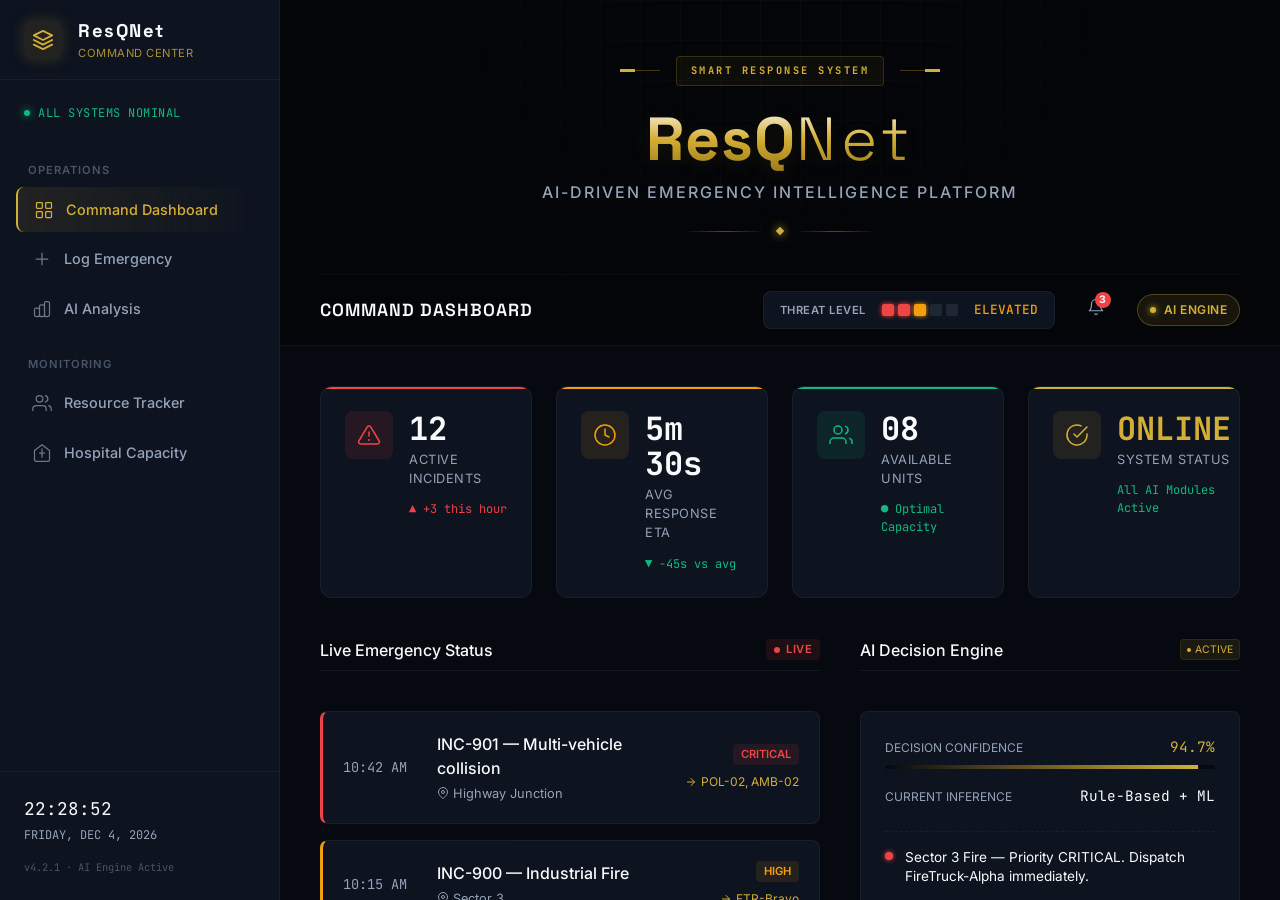
<file: Problem_1_ResQNet/index.html>
<!DOCTYPE html>
<html lang="en">
<head>
    <meta charset="UTF-8">
    <meta name="viewport" content="width=device-width, initial-scale=1.0">
    <title>NEXUS ECC — Smart City Emergency Command Center</title>
    <meta name="description" content="AI-powered real-time emergency command and control center for smart city operations. Monitor threats, manage resources, and coordinate response with precision.">
    <link href="https://fonts.googleapis.com/css2?family=Space+Grotesk:wght@300;400;500;600;700&family=Inter:wght@300;400;500;600;700;800&family=JetBrains+Mono:wght@400;500&display=swap" rel="stylesheet">
    <link rel="stylesheet" href="styles.css">
</head>
<body>

<div class="app-shell">

    <!-- ═══════════════════════ SIDEBAR ═══════════════════════ -->
    <aside class="sidebar" id="sidebar">
        <div class="sidebar-brand">
            <div class="brand-icon">
                <svg width="22" height="22" viewBox="0 0 24 24" fill="none">
                    <path d="M12 2L2 7l10 5 10-5-10-5z" stroke="#D4AF37" stroke-width="2" stroke-linejoin="round"/>
                    <path d="M2 17l10 5 10-5" stroke="#D4AF37" stroke-width="2" stroke-linecap="round" stroke-linejoin="round"/>
                    <path d="M2 12l10 5 10-5" stroke="#D4AF37" stroke-width="2" stroke-linecap="round" stroke-linejoin="round"/>
                </svg>
            </div>
            <div class="brand-text">
                <span class="brand-name">ResQNet</span>
                <span class="brand-sub">Command Center</span>
            </div>
        </div>

        <div class="system-pulse">
            <span class="pulse-dot"></span>
            <span class="pulse-label">ALL SYSTEMS NOMINAL</span>
        </div>

        <nav class="sidebar-nav">
            <div class="nav-section-label">OPERATIONS</div>
            <a href="#" class="nav-link active" data-tab="tab-dashboard" id="nav-dashboard">
                <svg class="nav-icon" viewBox="0 0 24 24" fill="none"><rect x="3" y="3" width="7" height="7" rx="1" stroke="currentColor" stroke-width="1.5"/><rect x="14" y="3" width="7" height="7" rx="1" stroke="currentColor" stroke-width="1.5"/><rect x="3" y="14" width="7" height="7" rx="1" stroke="currentColor" stroke-width="1.5"/><rect x="14" y="14" width="7" height="7" rx="1" stroke="currentColor" stroke-width="1.5"/></svg>
                Command Dashboard
            </a>
            <a href="#" class="nav-link" data-tab="tab-input" id="nav-input">
                <svg class="nav-icon" viewBox="0 0 24 24" fill="none"><path d="M12 5v14M5 12h14" stroke="currentColor" stroke-width="1.5" stroke-linecap="round"/></svg>
                Log Emergency
            </a>
            <a href="#" class="nav-link" data-tab="tab-results" id="nav-results">
                <svg class="nav-icon" viewBox="0 0 24 24" fill="none"><path d="M9 19v-6a2 2 0 00-2-2H5a2 2 0 00-2 2v6a2 2 0 002 2h2a2 2 0 002-2zm0 0V9a2 2 0 012-2h2a2 2 0 012 2v10m-6 0a2 2 0 002 2h2a2 2 0 002-2m0 0V5a2 2 0 012-2h2a2 2 0 012 2v14a2 2 0 01-2 2h-2a2 2 0 01-2-2z" stroke="currentColor" stroke-width="1.5" stroke-linecap="round"/></svg>
                AI Analysis
            </a>

            <div class="nav-section-label" style="margin-top:1.5rem;">MONITORING</div>
            <a href="#" class="nav-link" data-tab="tab-resources" id="nav-resources">
                <svg class="nav-icon" viewBox="0 0 24 24" fill="none"><path d="M17 21v-2a4 4 0 00-4-4H5a4 4 0 00-4 4v2" stroke="currentColor" stroke-width="1.5" stroke-linecap="round"/><circle cx="9" cy="7" r="4" stroke="currentColor" stroke-width="1.5"/><path d="M23 21v-2a4 4 0 00-3-3.87M16 3.13a4 4 0 010 7.75" stroke="currentColor" stroke-width="1.5" stroke-linecap="round"/></svg>
                Resource Tracker
            </a>
            <a href="#" class="nav-link" data-tab="tab-hospitals" id="nav-hospitals">
                <svg class="nav-icon" viewBox="0 0 24 24" fill="none"><path d="M3 9l9-7 9 7v11a2 2 0 01-2 2H5a2 2 0 01-2-2z" stroke="currentColor" stroke-width="1.5" stroke-linecap="round" stroke-linejoin="round"/><path d="M12 7v10M9 12h6" stroke="currentColor" stroke-width="1.5" stroke-linecap="round"/></svg>
                Hospital Capacity
            </a>
        </nav>

        <div class="sidebar-footer">
            <div class="footer-info">
                <div class="footer-clock" id="sidebar-clock">--:--:--</div>
                <div class="footer-date" id="sidebar-date">Loading...</div>
            </div>
            <div class="footer-version">v4.2.1 · AI Engine Active</div>
        </div>
    </aside>

    <!-- ═══════════════════════ MAIN AREA ═══════════════════════ -->
    <div class="main-wrapper">

        <!-- Top Hero Section -->
        <header class="hero-section">
            <div class="hero-bg-grid"></div>
            
            <div class="hero-content">
                <div class="hero-badge">
                    <span class="pulse-line"></span>
                    <span class="badge-text">SMART RESPONSE SYSTEM</span>
                    <span class="pulse-line"></span>
                </div>
                
                <h1 class="hero-title">
                    <span class="title-bold">ResQ</span><span class="title-thin">Net</span>
                </h1>
                
                <p class="hero-subtitle">AI-Driven Emergency Intelligence Platform</p>
                
                <div class="hero-separators">
                    <div class="sep-line"></div>
                    <div class="sep-diamond"></div>
                    <div class="sep-line"></div>
                </div>
            </div>

            <!-- Context / Status Bar -->
            <div class="hero-status-bar">
                <div class="topbar-left">
                    <h2 class="topbar-title" id="page-title">Command Dashboard</h2>
                </div>
                <div class="topbar-right">
                    <div class="threat-indicator" id="threat-level-bar">
                        <span class="threat-label">THREAT LEVEL</span>
                        <div class="threat-blocks">
                            <span class="tb active-red"></span>
                            <span class="tb active-red"></span>
                            <span class="tb active-amber"></span>
                            <span class="tb"></span>
                            <span class="tb"></span>
                        </div>
                        <span class="threat-status" id="threat-status-text">ELEVATED</span>
                    </div>
                    <div class="alert-bell" id="alert-bell-btn" title="Smart Alerts">
                        <svg width="18" height="18" viewBox="0 0 24 24" fill="none"><path d="M18 8A6 6 0 006 8c0 7-3 9-3 9h18s-3-2-3-9" stroke="currentColor" stroke-width="1.5" stroke-linecap="round" stroke-linejoin="round"/><path d="M13.73 21a2 2 0 01-3.46 0" stroke="currentColor" stroke-width="1.5" stroke-linecap="round"/></svg>
                        <span class="bell-badge" id="alert-count">3</span>
                    </div>
                    <div class="ai-status-pill">
                        <span class="ai-dot"></span>
                        AI ENGINE
                    </div>
                </div>
            </div>
        </header>

        <!-- Tab Content Area -->
        <main class="content-area">

            <!-- ════════ TAB 1: COMMAND DASHBOARD ════════ -->
            <section id="tab-dashboard" class="tab-pane active">

                <!-- KPI Strip -->
                <div class="kpi-strip">
                    <div class="kpi-card kpi-critical">
                        <div class="kpi-icon">
                            <svg viewBox="0 0 24 24" fill="none"><path d="M10.29 3.86L1.82 18a2 2 0 001.71 3h16.94a2 2 0 001.71-3L13.71 3.86a2 2 0 00-3.42 0z" stroke="currentColor" stroke-width="1.5"/><line x1="12" y1="9" x2="12" y2="13" stroke="currentColor" stroke-width="1.5" stroke-linecap="round"/><line x1="12" y1="17" x2="12.01" y2="17" stroke="currentColor" stroke-width="2" stroke-linecap="round"/></svg>
                        </div>
                        <div class="kpi-data">
                            <div class="kpi-value" id="kpi-active">12</div>
                            <div class="kpi-label">Active Incidents</div>
                            <div class="kpi-delta negative">▲ +3 this hour</div>
                        </div>
                    </div>
                    <div class="kpi-card kpi-amber">
                        <div class="kpi-icon">
                            <svg viewBox="0 0 24 24" fill="none"><circle cx="12" cy="12" r="10" stroke="currentColor" stroke-width="1.5"/><path d="M12 6v6l4 2" stroke="currentColor" stroke-width="1.5" stroke-linecap="round"/></svg>
                        </div>
                        <div class="kpi-data">
                            <div class="kpi-value" id="kpi-eta">5m 30s</div>
                            <div class="kpi-label">Avg Response ETA</div>
                            <div class="kpi-delta positive">▼ −45s vs avg</div>
                        </div>
                    </div>
                    <div class="kpi-card kpi-green">
                        <div class="kpi-icon">
                            <svg viewBox="0 0 24 24" fill="none"><path d="M17 21v-2a4 4 0 00-4-4H5a4 4 0 00-4 4v2" stroke="currentColor" stroke-width="1.5"/><circle cx="9" cy="7" r="4" stroke="currentColor" stroke-width="1.5"/><path d="M23 21v-2a4 4 0 00-3-3.87M16 3.13a4 4 0 010 7.75" stroke="currentColor" stroke-width="1.5"/></svg>
                        </div>
                        <div class="kpi-data">
                            <div class="kpi-value" id="kpi-units">08</div>
                            <div class="kpi-label">Available Units</div>
                            <div class="kpi-delta positive">● Optimal Capacity</div>
                        </div>
                    </div>
                    <div class="kpi-card kpi-gold">
                        <div class="kpi-icon">
                            <svg viewBox="0 0 24 24" fill="none"><path d="M22 11.08V12a10 10 0 11-5.93-9.14" stroke="currentColor" stroke-width="1.5" stroke-linecap="round"/><polyline points="22 4 12 14.01 9 11.01" stroke="currentColor" stroke-width="1.5" stroke-linecap="round" stroke-linejoin="round"/></svg>
                        </div>
                        <div class="kpi-data">
                            <div class="kpi-value gold-text">ONLINE</div>
                            <div class="kpi-label">System Status</div>
                            <div class="kpi-delta positive">All AI Modules Active</div>
                        </div>
                    </div>
                </div>

                <!-- Main Dashboard Grid -->
                <div class="dashboard-grid">

                    <!-- Left Column -->
                    <div class="col-main">

                        <!-- Live Emergency Status Cards -->
                        <div class="panel-header">
                            <h2 class="panel-title">Live Emergency Status</h2>
                            <span class="live-badge"><span class="live-dot"></span>LIVE</span>
                        </div>
                        <div class="emergency-cards" id="emergency-cards">
                            <!-- Populated by JS -->
                        </div>

                        <!-- Threat Heatmap -->
                        <div class="panel-header" style="margin-top:1.75rem;">
                            <h2 class="panel-title">Zone Threat Heatmap</h2>
                            <span class="badge-label">REAL-TIME DENSITY</span>
                        </div>
                        <div class="heatmap-panel">
                            <canvas id="heatmapCanvas" width="700" height="220"></canvas>
                            <div class="heatmap-legend">
                                <span class="legend-item"><span class="legend-swatch swatch-low"></span>Low</span>
                                <span class="legend-item"><span class="legend-swatch swatch-med"></span>Moderate</span>
                                <span class="legend-item"><span class="legend-swatch swatch-high"></span>High</span>
                                <span class="legend-item"><span class="legend-swatch swatch-crit"></span>Critical</span>
                            </div>
                        </div>

                        <!-- Route Risk Analysis -->
                        <div class="panel-header" style="margin-top:1.75rem;">
                            <h2 class="panel-title">Route Risk Analysis</h2>
                            <span class="badge-label">GRAPH PATHFINDING</span>
                        </div>
                        <div class="route-panel">
                            <canvas id="routeCanvas" width="700" height="230"></canvas>
                            <div class="route-legend">
                                <span class="legend-item"><span class="legend-line line-gold"></span>Optimal Route</span>
                                <span class="legend-item"><span class="legend-line line-grey"></span>Available Path</span>
                                <span class="legend-item"><span class="legend-dot dot-gold"></span>Active Node</span>
                            </div>
                        </div>
                    </div>

                    <!-- Right Column -->
                    <div class="col-side">

                        <!-- AI Decision Engine -->
                        <div class="panel-header">
                            <h2 class="panel-title">AI Decision Engine</h2>
                            <span class="ai-pill-mini"><span class="ai-dot-sm"></span>ACTIVE</span>
                        </div>
                        <div class="ai-engine-panel">
                            <div class="ai-metric-row">
                                <span class="ai-metric-label">DECISION CONFIDENCE</span>
                                <span class="ai-metric-val gold-text">94.7%</span>
                            </div>
                            <div class="ai-bar-wrap">
                                <div class="ai-bar-fill" id="ai-confidence-bar" style="width:94.7%"></div>
                            </div>
                            <div class="ai-metric-row" style="margin-top:1rem;">
                                <span class="ai-metric-label">CURRENT INFERENCE</span>
                                <span class="ai-metric-val" id="ai-inference-mode">Rule-Based + ML</span>
                            </div>
                            <div class="ai-decisions" id="ai-decisions-list">
                                <div class="ai-decision-item">
                                    <span class="decision-dot dot-red"></span>
                                    <span class="decision-text">Sector 3 Fire — Priority CRITICAL. Dispatch FireTruck-Alpha immediately.</span>
                                </div>
                                <div class="ai-decision-item">
                                    <span class="decision-dot dot-amber"></span>
                                    <span class="decision-text">Downtown Medical — Ambulance-01 en route. ETA 4 min.</span>
                                </div>
                                <div class="ai-decision-item">
                                    <span class="decision-dot dot-green"></span>
                                    <span class="decision-text">Sector 2 — Threat receding. Stand down advisory issued.</span>
                                </div>
                            </div>
                            <div class="ai-modules">
                                <div class="ai-module-chip active-chip">Rule Engine</div>
                                <div class="ai-module-chip active-chip">ML Classifier</div>
                                <div class="ai-module-chip active-chip">CSP Solver</div>
                                <div class="ai-module-chip active-chip">Graph Search</div>
                            </div>
                        </div>

                        <!-- Smart Alert Center -->
                        <div class="panel-header" style="margin-top:1.75rem;">
                            <h2 class="panel-title">Smart Alert Center</h2>
                            <span class="badge-label" id="alert-count-label">3 ACTIVE</span>
                        </div>
                        <div class="alert-center" id="alert-center">
                            <!-- Populated by JS -->
                        </div>

                        <!-- Real-Time Response Timeline -->
                        <div class="panel-header" style="margin-top:1.75rem;">
                            <h2 class="panel-title">Response Timeline</h2>
                            <span class="live-badge"><span class="live-dot"></span>LIVE</span>
                        </div>
                        <div class="timeline-panel" id="timeline-panel">
                            <!-- Populated by JS -->
                        </div>
                    </div>

                </div>
            </section>

            <!-- ════════ TAB 2: LOG EMERGENCY ════════ -->
            <section id="tab-input" class="tab-pane hidden">
                <div class="form-center-wrap">
                    <div class="form-card">
                        <div class="form-card-header">
                            <div class="form-icon-wrap">
                                <svg width="22" height="22" viewBox="0 0 24 24" fill="none"><path d="M12 5v14M5 12h14" stroke="#D4AF37" stroke-width="2" stroke-linecap="round"/></svg>
                            </div>
                            <div>
                                <h2 class="form-card-title">Log New Emergency</h2>
                                <p class="form-card-sub">AI engine will analyze and dispatch in real time</p>
                            </div>
                        </div>

                        <form id="emergency-form">
                            <div class="form-row">
                                <div class="form-field">
                                    <label for="location">LOCATION / ZONE</label>
                                    <input type="text" id="location" name="location" placeholder="e.g. Sector 4, Downtown, Highway Junction" required>
                                </div>
                                <div class="form-field">
                                    <label for="emergencyType">EMERGENCY TYPE</label>
                                    <select id="emergencyType" name="emergencyType" required>
                                        <option value="" disabled selected>Select Type</option>
                                        <option value="Accident">🚗 Traffic Accident</option>
                                        <option value="Fire">🔥 Fire Outbreak</option>
                                        <option value="Medical">🏥 Medical Emergency</option>
                                        <option value="Flood">🌊 Flood / Water Emergency</option>
                                        <option value="Structural">🏚️ Structural Collapse</option>
                                    </select>
                                </div>
                            </div>

                            <div class="form-row three-col">
                                <div class="form-field">
                                    <label for="injurySeverity">INJURY SEVERITY</label>
                                    <select id="injurySeverity" name="injurySeverity" required>
                                        <option value="Low">Low</option>
                                        <option value="Medium" selected>Medium</option>
                                        <option value="High">High</option>
                                    </select>
                                </div>
                                <div class="form-field">
                                    <label for="timeDelay">TIME SINCE INCIDENT (MIN)</label>
                                    <input type="number" id="timeDelay" name="timeDelay" placeholder="Minutes elapsed" required min="0" value="0">
                                </div>
                                <div class="form-field">
                                    <label for="riskLevel">RISK LEVEL</label>
                                    <select id="riskLevel" name="riskLevel" required>
                                        <option value="Low">Low</option>
                                        <option value="Medium" selected>Medium</option>
                                        <option value="High">High</option>
                                    </select>
                                </div>
                            </div>

                            <div class="form-field">
                                <label for="incidentDesc">INCIDENT DESCRIPTION (Optional)</label>
                                <textarea id="incidentDesc" name="incidentDesc" rows="3" placeholder="Additional details for AI analysis…"></textarea>
                            </div>

                            <button type="submit" id="analyze-btn" class="dispatch-btn">
                                <span class="btn-text">
                                    <svg width="16" height="16" viewBox="0 0 24 24" fill="none"><polygon points="5 3 19 12 5 21 5 3" fill="currentColor"/></svg>
                                    Run AI Analysis & Dispatch
                                </span>
                                <div class="loading-spinner hidden"></div>
                            </button>
                        </form>
                    </div>
                </div>
            </section>

            <!-- ════════ TAB 3: AI ANALYSIS & RESULTS ════════ -->
            <section id="tab-results" class="tab-pane hidden">

                <div id="results-placeholder" class="empty-state-panel">
                    <div class="empty-icon-wrap">
                        <svg width="48" height="48" viewBox="0 0 24 24" fill="none"><path d="M9 19v-6a2 2 0 00-2-2H5a2 2 0 00-2 2v6a2 2 0 002 2h2a2 2 0 002-2zm0 0V9a2 2 0 012-2h2a2 2 0 012 2v10m-6 0a2 2 0 002 2h2a2 2 0 002-2m0 0V5a2 2 0 012-2h2a2 2 0 012 2v14a2 2 0 01-2 2h-2a2 2 0 01-2-2z" stroke="#374151" stroke-width="1.5"/></svg>
                    </div>
                    <h3>No Active Analysis</h3>
                    <p>Submit an emergency via the Log Emergency tab to generate AI analysis and dispatch coordination.</p>
                    <button id="go-to-input-btn" class="secondary-btn">Go to Log Emergency</button>
                </div>

                <div id="active-results" class="hidden">
                    <!-- Results Summary Strip -->
                    <div class="results-kpi-strip">
                        <div class="res-kpi-card">
                            <div class="res-kpi-label">PRIORITY LEVEL</div>
                            <div class="res-kpi-val" id="res-priority">--</div>
                            <div class="res-kpi-sub">Rule-Based Engine</div>
                        </div>
                        <div class="res-kpi-card">
                            <div class="res-kpi-label">ML SEVERITY</div>
                            <div class="res-kpi-val" id="res-severity">--</div>
                            <div class="res-kpi-sub">ML Classification</div>
                        </div>
                        <div class="res-kpi-card">
                            <div class="res-kpi-label">ASSIGNED UNIT</div>
                            <div class="res-kpi-val gold-text" id="res-unit">--</div>
                            <div class="res-kpi-sub">CSP Assignment</div>
                        </div>
                        <div class="res-kpi-card">
                            <div class="res-kpi-label">ROUTE ETA</div>
                            <div class="res-kpi-val gold-text" id="res-eta">-- min</div>
                            <div class="res-kpi-sub">Graph Search</div>
                        </div>
                    </div>

                    <!-- Route Map + Action Plan -->
                    <div class="results-main-grid">
                        <div class="results-map-panel">
                            <div class="panel-header" style="margin-bottom:1rem;">
                                <h2 class="panel-title">Optimal Route Prediction</h2>
                                <span id="eta-display" class="eta-tag hidden">ETA: -- min</span>
                            </div>
                            <div class="map-wrap">
                                <canvas id="resultsRouteCanvas" width="600" height="280"></canvas>
                            </div>
                        </div>

                        <div class="results-plan-panel">
                            <div class="panel-header" style="margin-bottom:1rem;">
                                <h2 class="panel-title">AI Action Plan</h2>
                                <span class="badge-label">MEANS-END ANALYSIS</span>
                            </div>
                            <div class="action-plan-list" id="res-plan"></div>
                        </div>
                    </div>
                </div>
            </section>

            <!-- ════════ TAB 4: RESOURCE TRACKER ════════ -->
            <section id="tab-resources" class="tab-pane hidden">
                <div class="panel-header">
                    <h2 class="panel-title">Resource Tracking — Field Units</h2>
                    <span class="live-badge"><span class="live-dot"></span>LIVE</span>
                </div>
                <div class="resources-grid" id="resources-grid">
                    <!-- Populated by JS -->
                </div>

                <div class="panel-header" style="margin-top:2rem;">
                    <h2 class="panel-title">Unit Deployment Summary</h2>
                    <span class="badge-label">STATUS OVERVIEW</span>
                </div>
                <div class="deploy-summary" id="deploy-summary">
                    <!-- Populated by JS -->
                </div>
            </section>

            <!-- ════════ TAB 5: HOSPITAL CAPACITY ════════ -->
            <section id="tab-hospitals" class="tab-pane hidden">
                <div class="panel-header">
                    <h2 class="panel-title">Hospital Capacity Monitor</h2>
                    <span class="live-badge"><span class="live-dot"></span>REAL-TIME</span>
                </div>
                <div class="hospital-grid" id="hospital-grid">
                    <!-- Populated by JS -->
                </div>

                <div class="panel-header" style="margin-top:2rem;">
                    <h2 class="panel-title">Bed Availability by Department</h2>
                    <span class="badge-label">CAPACITY ANALYSIS</span>
                </div>
                <div class="dept-grid" id="dept-grid">
                    <!-- Populated by JS -->
                </div>
            </section>

        </main>
    </div>
</div>

<script src="script.js"></script>
</body>
</html>
</file>
<file: Problem_1_ResQNet/styles.css>
/* ==========================================================================
   NEXUS ECC — Premium Dark Command Center Styles
   ========================================================================== */

   :root {
    /* Color System */
    --bg-base: #06090F;        /* Deepest void */
    --bg-panel: #0D131F;       /* Elevated panel */
    --bg-panel-hover: #141C2A; /* Hover state */
    
    --accent-gold: #D4AF37;    /* Premium Gold */
    --accent-gold-glow: rgba(212, 175, 55, 0.2);
    --accent-gold-dim: rgba(212, 175, 55, 0.1);
    
    --text-primary: #F8FAFC;
    --text-secondary: #94A3B8;
    --text-tertiary: #475569;
    
    --border-subtle: rgba(255, 255, 255, 0.05);
    --border-focus: rgba(212, 175, 55, 0.3);
    
    /* Semantic Colors */
    --status-red: #EF4444;
    --status-red-bg: rgba(239, 68, 68, 0.1);
    --status-amber: #F59E0B;
    --status-amber-bg: rgba(245, 158, 11, 0.1);
    --status-green: #10B981;
    --status-green-bg: rgba(16, 185, 129, 0.1);
    --status-blue: #3B82F6;
    
    /* Typography */
    --font-sans: 'Inter', system-ui, -apple-system, sans-serif;
    --font-mono: 'JetBrains Mono', monospace;
    
    /* Layout */
    --sidebar-width: 280px;
    --topbar-height: 80px;
    --radius-sm: 4px;
    --radius-md: 8px;
    --radius-lg: 12px;
    
    /* Animation */
    --transition-fast: 0.15s ease;
    --transition-smooth: 0.3s cubic-bezier(0.4, 0, 0.2, 1);
}

/* ==========================================================================
   RESET & BASE
   ========================================================================== */
* {
    margin: 0;
    padding: 0;
    box-sizing: border-box;
}

body {
    font-family: var(--font-sans);
    background-color: var(--bg-base);
    color: var(--text-primary);
    line-height: 1.5;
    overflow-x: hidden;
    -webkit-font-smoothing: antialiased;
    -moz-osx-font-smoothing: grayscale;
}

a { text-decoration: none; color: inherit; }
button { font-family: inherit; cursor: pointer; border: none; background: none; }
input, select, textarea { font-family: inherit; }

/* Utilities */
.hidden { display: none !important; }
.gold-text { color: var(--accent-gold) !important; }
.positive { color: var(--status-green); }
.negative { color: var(--status-red); }

/* ==========================================================================
   APP SHELL & LAYOUT
   ========================================================================== */
.app-shell {
    display: flex;
    height: 100vh;
    overflow: hidden;
}

/* --- Sidebar --- */
.sidebar {
    width: var(--sidebar-width);
    background-color: var(--bg-panel);
    border-right: 1px solid var(--border-subtle);
    display: flex;
    flex-direction: column;
    flex-shrink: 0;
    z-index: 100;
}

.sidebar-brand {
    height: var(--topbar-height);
    display: flex;
    align-items: center;
    padding: 0 1.5rem;
    gap: 1rem;
    border-bottom: 1px solid var(--border-subtle);
}

.brand-icon {
    display: flex;
    align-items: center;
    justify-content: center;
    background: var(--accent-gold-dim);
    padding: 8px;
    border-radius: var(--radius-md);
    box-shadow: 0 0 15px var(--accent-gold-glow);
}

.brand-text {
    display: flex;
    flex-direction: column;
}

.brand-name {
    font-family: 'Space Grotesk', sans-serif;
    font-weight: 700;
    font-size: 1.15rem;
    letter-spacing: 1.5px;
    color: var(--text-primary);
}

.brand-sub {
    font-size: 0.7rem;
    color: var(--accent-gold);
    text-transform: uppercase;
    letter-spacing: 0.5px;
    opacity: 0.8;
}

.system-pulse {
    padding: 1.5rem 1.5rem 0.5rem;
    display: flex;
    align-items: center;
    gap: 0.5rem;
    font-size: 0.75rem;
    font-family: var(--font-mono);
    color: var(--status-green);
    letter-spacing: 0.5px;
}

.pulse-dot {
    width: 6px;
    height: 6px;
    background-color: var(--status-green);
    border-radius: 50%;
    box-shadow: 0 0 8px var(--status-green);
    animation: pulse 2s infinite;
}

@keyframes pulse {
    0% { opacity: 1; box-shadow: 0 0 8px var(--status-green); }
    50% { opacity: 0.4; box-shadow: 0 0 2px var(--status-green); }
    100% { opacity: 1; box-shadow: 0 0 8px var(--status-green); }
}

.sidebar-nav {
    padding: 1rem;
    flex-grow: 1;
}

.nav-section-label {
    font-size: 0.7rem;
    font-weight: 600;
    color: var(--text-tertiary);
    text-transform: uppercase;
    letter-spacing: 1px;
    margin: 1rem 0 0.5rem 0.75rem;
}

.nav-link {
    display: flex;
    align-items: center;
    gap: 0.75rem;
    padding: 0.75rem 1rem;
    color: var(--text-secondary);
    font-size: 0.9rem;
    font-weight: 500;
    border-radius: var(--radius-md);
    transition: var(--transition-fast);
    margin-bottom: 0.25rem;
}

.nav-icon {
    width: 20px;
    height: 20px;
    opacity: 0.7;
}

.nav-link:hover {
    color: var(--text-primary);
    background-color: var(--bg-panel-hover);
}

.nav-link.active {
    background: linear-gradient(90deg, var(--accent-gold-dim) 0%, transparent 100%);
    color: var(--accent-gold);
    border-left: 2px solid var(--accent-gold);
}

.nav-link.active .nav-icon {
    opacity: 1;
}

.sidebar-footer {
    padding: 1.5rem;
    border-top: 1px solid var(--border-subtle);
    font-family: var(--font-mono);
}

.footer-clock {
    font-size: 1.1rem;
    color: var(--text-primary);
    margin-bottom: 0.25rem;
}

.footer-date {
    font-size: 0.75rem;
    color: var(--text-secondary);
    margin-bottom: 1rem;
}

.footer-version {
    font-size: 0.65rem;
    color: var(--text-tertiary);
}

/* --- Main Area --- */
.main-wrapper {
    flex-grow: 1;
    display: flex;
    flex-direction: column;
    overflow: hidden;
}

/* Hero Section & Topbar */
.hero-section {
    position: relative;
    background-color: #030508; /* Deepest black/navy */
    border-bottom: 1px solid var(--border-subtle);
    display: flex;
    flex-direction: column;
    align-items: center;
    justify-content: center;
    padding: 3.5rem 2.5rem 0;
    flex-shrink: 0;
    overflow: hidden;
}

.hero-bg-grid {
    position: absolute;
    top: 0; left: 0; right: 0; bottom: 0;
    background-image: 
        linear-gradient(rgba(212, 175, 55, 0.03) 1px, transparent 1px),
        linear-gradient(90deg, rgba(212, 175, 55, 0.03) 1px, transparent 1px);
    background-size: 40px 40px;
    background-position: center top;
    pointer-events: none;
}

.hero-bg-grid::after {
    content: '';
    position: absolute;
    top: 0; left: 0; right: 0; bottom: 0;
    background: radial-gradient(ellipse at top, transparent 0%, #030508 70%);
}

.hero-content {
    position: relative;
    display: flex;
    flex-direction: column;
    align-items: center;
    z-index: 10;
    margin-bottom: 2.5rem;
}

.hero-badge {
    display: flex;
    align-items: center;
    gap: 1rem;
    margin-bottom: 1.25rem;
}

.pulse-line {
    width: 40px;
    height: 1px;
    background: rgba(212, 175, 55, 0.3);
    position: relative;
}

.pulse-line::after {
    content: '';
    position: absolute;
    top: -1px; left: 0;
    width: 15px; height: 3px;
    background: var(--accent-gold);
    animation: scanline 2s infinite linear;
}

.pulse-line:last-child::after {
    left: auto; right: 0;
    animation: scanline-rev 2s infinite linear;
}

@keyframes scanline { 0% { left: 0; opacity: 1; } 100% { left: 100%; opacity: 0; } }
@keyframes scanline-rev { 0% { right: 0; opacity: 1; } 100% { right: 100%; opacity: 0; } }

.badge-text {
    font-size: 0.65rem;
    font-weight: 700;
    font-family: var(--font-mono);
    color: var(--accent-gold);
    letter-spacing: 2.5px;
    text-transform: uppercase;
    background: rgba(212, 175, 55, 0.05);
    padding: 6px 14px;
    border: 1px solid rgba(212, 175, 55, 0.2);
    border-radius: 4px; /* geometric tech edge */
}

.hero-title {
    font-family: 'Space Grotesk', sans-serif;
    font-size: 3.8rem;
    letter-spacing: 1px;
    color: var(--accent-gold);
    background: linear-gradient(180deg, #FDFBF7 0%, #D4AF37 50%, #997A15 100%);
    -webkit-background-clip: text;
    -webkit-text-fill-color: transparent;
    text-shadow: 0 4px 20px rgba(212, 175, 55, 0.1);
    margin-bottom: 0.5rem;
    line-height: 1.1;
}

.title-bold { font-weight: 700; }
.title-thin { font-weight: 300; letter-spacing: 5px; }

.hero-subtitle {
    font-size: 1rem;
    color: var(--text-secondary);
    letter-spacing: 2px;
    text-transform: uppercase;
    font-weight: 500;
}

.hero-separators {
    display: flex;
    align-items: center;
    gap: 12px;
    margin-top: 1.5rem;
}

.sep-line {
    width: 80px;
    height: 1px;
    background: linear-gradient(90deg, transparent, var(--accent-gold), transparent);
    opacity: 0.4;
}

.sep-diamond {
    width: 6px; height: 6px;
    background: var(--accent-gold);
    transform: rotate(45deg);
    box-shadow: 0 0 10px var(--accent-gold);
}

.hero-status-bar {
    width: 100%;
    display: flex;
    justify-content: space-between;
    align-items: center;
    padding: 1rem 0;
    border-top: 1px solid rgba(255, 255, 255, 0.03);
    z-index: 10;
}

.topbar-left, .topbar-right {
    display: flex;
    align-items: center;
    gap: 2rem;
}

.topbar-title {
    font-family: 'Space Grotesk', sans-serif;
    font-size: 1.1rem;
    font-weight: 600;
    letter-spacing: 1px;
    color: var(--text-primary);
    text-transform: uppercase;
}

.threat-indicator {
    display: flex;
    align-items: center;
    gap: 1rem;
    background: var(--bg-panel);
    padding: 0.5rem 1rem;
    border-radius: var(--radius-md);
    border: 1px solid var(--border-subtle);
}

.threat-label {
    font-size: 0.7rem;
    font-weight: 600;
    color: var(--text-secondary);
    letter-spacing: 0.5px;
}

.threat-blocks {
    display: flex;
    gap: 4px;
}

.tb {
    width: 12px;
    height: 12px;
    background: var(--text-tertiary);
    border-radius: 2px;
    opacity: 0.3;
}

.tb.active-amber { background: var(--status-amber); opacity: 1; box-shadow: 0 0 5px var(--status-amber); }
.tb.active-red { background: var(--status-red); opacity: 1; box-shadow: 0 0 5px var(--status-red); }

.threat-status {
    font-family: var(--font-mono);
    font-size: 0.8rem;
    font-weight: 500;
    color: var(--status-amber); /* Defaulting to elevated */
}

.alert-bell {
    position: relative;
    color: var(--text-secondary);
    cursor: pointer;
    transition: var(--transition-fast);
}

.alert-bell:hover { color: var(--text-primary); }

.bell-badge {
    position: absolute;
    top: -6px;
    right: -6px;
    background: var(--status-red);
    color: white;
    font-size: 0.65rem;
    font-weight: 700;
    width: 16px;
    height: 16px;
    display: flex;
    align-items: center;
    justify-content: center;
    border-radius: 50%;
}

.ai-status-pill {
    display: flex;
    align-items: center;
    gap: 0.5rem;
    padding: 0.4rem 0.75rem;
    background: var(--accent-gold-dim);
    border: 1px solid var(--border-focus);
    border-radius: 20px;
    font-size: 0.75rem;
    font-weight: 600;
    color: var(--accent-gold);
    letter-spacing: 0.5px;
}

.ai-dot {
    width: 6px;
    height: 6px;
    background: var(--accent-gold);
    border-radius: 50%;
    box-shadow: 0 0 6px var(--accent-gold);
}

/* Content Area */
.content-area {
    flex-grow: 1;
    overflow-y: auto;
    padding: 2.5rem;
    scrollbar-width: thin;
    scrollbar-color: var(--text-tertiary) var(--bg-base);
}

.content-area::-webkit-scrollbar { width: 6px; }
.content-area::-webkit-scrollbar-track { background: var(--bg-base); }
.content-area::-webkit-scrollbar-thumb { background: var(--text-tertiary); border-radius: 10px; }

.tab-pane {
    animation: fadeSlideUp 0.4s var(--transition-smooth);
}

@keyframes fadeSlideUp {
    from { opacity: 0; transform: translateY(10px); }
    to { opacity: 1; transform: translateY(0); }
}

/* ==========================================================================
   TAB 1: COMMAND DASHBOARD
   ========================================================================== */

/* KPI Strip */
.kpi-strip {
    display: grid;
    grid-template-columns: repeat(4, 1fr);
    gap: 1.5rem;
    margin-bottom: 2.5rem;
}

.kpi-card {
    background: var(--bg-panel);
    border: 1px solid var(--border-subtle);
    border-radius: var(--radius-lg);
    padding: 1.5rem;
    display: flex;
    align-items: flex-start;
    gap: 1rem;
    position: relative;
    overflow: hidden;
}

.kpi-card::before {
    content: '';
    position: absolute;
    top: 0; left: 0; right: 0;
    height: 2px;
}

.kpi-critical::before { background: var(--status-red); }
.kpi-amber::before { background: var(--status-amber); }
.kpi-green::before { background: var(--status-green); }
.kpi-gold::before { background: var(--accent-gold); }

.kpi-icon {
    width: 48px;
    height: 48px;
    border-radius: var(--radius-md);
    display: flex;
    align-items: center;
    justify-content: center;
    flex-shrink: 0;
}

.kpi-critical .kpi-icon { background: var(--status-red-bg); color: var(--status-red); }
.kpi-amber .kpi-icon { background: var(--status-amber-bg); color: var(--status-amber); }
.kpi-green .kpi-icon { background: var(--status-green-bg); color: var(--status-green); }
.kpi-gold .kpi-icon { background: var(--accent-gold-dim); color: var(--accent-gold); }
.kpi-icon svg { width: 24px; height: 24px; }

.kpi-data {
    display: flex;
    flex-direction: column;
}

.kpi-value {
    font-size: 2rem;
    font-weight: 700;
    font-family: var(--font-mono);
    line-height: 1.1;
    color: var(--text-primary);
}

.kpi-label {
    font-size: 0.8rem;
    color: var(--text-secondary);
    text-transform: uppercase;
    letter-spacing: 0.5px;
    margin-top: 0.25rem;
    margin-bottom: 0.75rem;
}

.kpi-delta {
    font-size: 0.75rem;
    font-family: var(--font-mono);
}

/* Dashboard Grid */
.dashboard-grid {
    display: grid;
    grid-template-columns: 1fr 380px;
    gap: 2.5rem;
}

.col-main { display: flex; flex-direction: column; gap: 1.5rem; }
.col-side { display: flex; flex-direction: column; gap: 1.5rem; }

/* Panel Headers */
.panel-header {
    display: flex;
    justify-content: space-between;
    align-items: center;
    margin-bottom: 1rem;
    border-bottom: 1px solid var(--border-subtle);
    padding-bottom: 0.5rem;
}

.panel-title {
    font-size: 1rem;
    font-weight: 500;
    color: var(--text-primary);
}

.live-badge {
    display: flex;
    align-items: center;
    gap: 6px;
    font-size: 0.7rem;
    font-weight: 600;
    color: var(--status-red);
    background: var(--status-red-bg);
    padding: 2px 8px;
    border-radius: 4px;
    letter-spacing: 0.5px;
}

.live-dot {
    width: 6px;
    height: 6px;
    background: var(--status-red);
    border-radius: 50%;
    animation: blink 1.5s infinite;
}

@keyframes blink { 0%, 100% { opacity: 1; } 50% { opacity: 0.3; } }

.badge-label {
    font-size: 0.7rem;
    font-weight: 600;
    color: var(--text-tertiary);
    letter-spacing: 0.5px;
}

/* Emergency Cards */
.emergency-cards {
    display: flex;
    flex-direction: column;
    gap: 1rem;
}

.e-card {
    background: var(--bg-panel);
    border: 1px solid var(--border-subtle);
    border-radius: var(--radius-md);
    padding: 1.25rem;
    display: grid;
    grid-template-columns: auto 1fr auto;
    gap: 1.5rem;
    align-items: center;
    transition: var(--transition-fast);
}

.e-card:hover { border-color: var(--border-focus); transform: translateX(4px); }

.e-card.crit-border { border-left: 3px solid var(--status-red); }
.e-card.high-border { border-left: 3px solid var(--status-amber); }
.e-card.med-border { border-left: 3px solid var(--status-blue); }

.e-time {
    font-family: var(--font-mono);
    font-size: 0.85rem;
    color: var(--text-secondary);
    min-width: 70px;
}

.e-info { display: flex; flex-direction: column; gap: 0.25rem; }
.e-title { font-size: 1rem; font-weight: 500; }
.e-loc { font-size: 0.8rem; color: var(--text-secondary); display: flex; align-items: center; gap: 4px; }

.e-meta {
    display: flex;
    flex-direction: column;
    align-items: flex-end;
    gap: 0.5rem;
}

.e-status {
    font-size: 0.7rem;
    font-weight: 600;
    padding: 2px 8px;
    border-radius: 4px;
    text-transform: uppercase;
}
.e-status.crit { background: var(--status-red-bg); color: var(--status-red); }
.e-status.high { background: var(--status-amber-bg); color: var(--status-amber); }
.e-status.med { background: rgba(59, 130, 246, 0.1); color: var(--status-blue); }

.e-unit {
    font-size: 0.75rem;
    color: var(--accent-gold);
    display: flex;
    align-items: center;
    gap: 4px;
}

/* Canvas Panels (Heatmap & Route) */
.heatmap-panel, .route-panel {
    background: var(--bg-panel);
    border: 1px solid var(--border-subtle);
    border-radius: var(--radius-md);
    padding: 1.5rem;
}

canvas {
    width: 100%;
    border-radius: var(--radius-sm);
    background: var(--bg-base);
    border: 1px solid var(--border-subtle);
}

.heatmap-legend, .route-legend {
    display: flex;
    justify-content: center;
    gap: 1.5rem;
    margin-top: 1rem;
}

.legend-item {
    display: flex;
    align-items: center;
    gap: 6px;
    font-size: 0.75rem;
    color: var(--text-secondary);
}

.legend-swatch { width: 12px; height: 12px; border-radius: 2px; }
.swatch-low { background: rgba(59, 130, 246, 0.4); }
.swatch-med { background: rgba(245, 158, 11, 0.4); }
.swatch-high { background: rgba(239, 68, 68, 0.6); }
.swatch-crit { background: rgba(239, 68, 68, 1); box-shadow: 0 0 8px rgba(239, 68, 68, 0.5); }

.legend-line { width: 20px; height: 3px; border-radius: 2px; }
.line-gold { background: var(--accent-gold); }
.line-grey { background: var(--text-tertiary); }
.legend-dot { width: 8px; height: 8px; border-radius: 50%; }
.dot-gold { background: var(--accent-gold); }

/* Right Column - AI Engine */
.ai-pill-mini {
    display: flex;
    align-items: center;
    gap: 4px;
    font-size: 0.65rem;
    color: var(--accent-gold);
    border: 1px solid var(--accent-gold-dim);
    padding: 2px 6px;
    border-radius: 4px;
    background: var(--accent-gold-dim);
}
.ai-dot-sm { width: 4px; height: 4px; background: var(--accent-gold); border-radius: 50%; }

.ai-engine-panel {
    background: var(--bg-panel);
    border: 1px solid var(--border-subtle);
    border-radius: var(--radius-md);
    padding: 1.5rem;
}

.ai-metric-row {
    display: flex;
    justify-content: space-between;
    align-items: baseline;
    margin-bottom: 0.5rem;
}

.ai-metric-label { font-size: 0.75rem; color: var(--text-secondary); }
.ai-metric-val { font-family: var(--font-mono); font-size: 0.9rem; }

.ai-bar-wrap {
    height: 4px;
    background: var(--bg-base);
    border-radius: 2px;
    overflow: hidden;
}

.ai-bar-fill {
    height: 100%;
    background: linear-gradient(90deg, transparent, var(--accent-gold));
    box-shadow: 0 0 10px var(--accent-gold-glow);
}

.ai-decisions {
    margin-top: 1.5rem;
    display: flex;
    flex-direction: column;
    gap: 1rem;
    padding-top: 1rem;
    border-top: 1px dashed var(--border-subtle);
}

.ai-decision-item {
    display: flex;
    align-items: flex-start;
    gap: 0.75rem;
    font-size: 0.85rem;
    color: var(--text-primary);
    line-height: 1.4;
}

.decision-dot {
    width: 8px; height: 8px;
    border-radius: 50%;
    flex-shrink: 0;
    margin-top: 4px;
}
.dot-red { background: var(--status-red); box-shadow: 0 0 5px var(--status-red); }
.dot-amber { background: var(--status-amber); box-shadow: 0 0 5px var(--status-amber); }
.dot-green { background: var(--status-green); }

.ai-modules {
    display: flex;
    flex-wrap: wrap;
    gap: 0.5rem;
    margin-top: 1.5rem;
}

.ai-module-chip {
    font-size: 0.7rem;
    padding: 4px 8px;
    border-radius: 4px;
    background: var(--bg-base);
    border: 1px solid var(--border-subtle);
    color: var(--text-secondary);
}

.ai-module-chip.active-chip {
    border-color: var(--border-focus);
    color: var(--accent-gold);
    background: var(--accent-gold-dim);
}

/* Smart Alert Center */
.alert-center {
    display: flex;
    flex-direction: column;
    gap: 0.75rem;
}

.alert-item {
    background: var(--bg-panel);
    border: 1px solid var(--status-red-bg);
    border-left: 2px solid var(--status-red);
    padding: 1rem;
    border-radius: var(--radius-sm);
    display: flex;
    gap: 0.75rem;
}

.alert-icon { color: var(--status-red); flex-shrink: 0; }
.alert-icon svg { width: 18px; height: 18px; }

.alert-content .a-title { font-size: 0.85rem; font-weight: 500; margin-bottom: 2px; }
.alert-content .a-desc { font-size: 0.75rem; color: var(--text-secondary); }

/* Timeline */
.timeline-panel {
    background: var(--bg-panel);
    border: 1px solid var(--border-subtle);
    border-radius: var(--radius-md);
    padding: 1.5rem;
    display: flex;
    flex-direction: column;
    gap: 1.25rem;
}

.tl-item {
    display: flex;
    gap: 1rem;
    position: relative;
}

.tl-item:not(:last-child)::after {
    content: '';
    position: absolute;
    left: 4px;
    top: 20px;
    bottom: -15px;
    width: 1px;
    background: var(--border-subtle);
}

.tl-node {
    width: 9px;
    height: 9px;
    border-radius: 50%;
    background: var(--bg-base);
    border: 2px solid var(--accent-gold);
    flex-shrink: 0;
    margin-top: 5px;
    z-index: 2;
}

.tl-content { display: flex; flex-direction: column; gap: 2px; }
.tl-time { font-family: var(--font-mono); font-size: 0.75rem; color: var(--text-tertiary); }
.tl-text { font-size: 0.85rem; color: var(--text-primary); }

/* ==========================================================================
   TAB 2: LOG EMERGENCY FORM
   ========================================================================== */
.form-center-wrap {
    display: flex;
    justify-content: center;
    align-items: flex-start;
    padding-top: 2rem;
}

.form-card {
    background: var(--bg-panel);
    border: 1px solid var(--border-subtle);
    border-radius: var(--radius-lg);
    padding: 2.5rem;
    width: 100%;
    max-width: 700px;
    box-shadow: 0 10px 30px rgba(0,0,0,0.5);
}

.form-card-header {
    display: flex;
    align-items: center;
    gap: 1.25rem;
    margin-bottom: 2rem;
    padding-bottom: 1.5rem;
    border-bottom: 1px solid var(--border-subtle);
}

.form-icon-wrap {
    width: 48px; height: 48px;
    background: var(--accent-gold-dim);
    border-radius: var(--radius-md);
    display: flex; align-items: center; justify-content: center;
}

.form-card-title { font-size: 1.5rem; font-weight: 500; }
.form-card-sub { font-size: 0.85rem; color: var(--text-secondary); margin-top: 4px; }

#emergency-form {
    display: flex;
    flex-direction: column;
    gap: 1.5rem;
}

.form-row { display: grid; grid-template-columns: 1fr 1fr; gap: 1.5rem; }
.form-row.three-col { grid-template-columns: 1fr 1fr 1fr; }

.form-field { display: flex; flex-direction: column; gap: 0.5rem; }

.form-field label {
    font-size: 0.75rem;
    color: var(--text-secondary);
    font-weight: 600;
    letter-spacing: 0.5px;
}

input, select, textarea {
    background: var(--bg-base);
    border: 1px solid var(--border-subtle);
    color: var(--text-primary);
    padding: 0.75rem 1rem;
    border-radius: var(--radius-sm);
    font-size: 0.95rem;
    transition: var(--transition-fast);
}

input:focus, select:focus, textarea:focus {
    outline: none;
    border-color: var(--accent-gold);
    box-shadow: 0 0 0 1px var(--accent-gold-dim);
}

textarea { resize: vertical; min-height: 80px; }

.dispatch-btn {
    background: var(--accent-gold);
    color: var(--bg-base);
    font-weight: 600;
    font-size: 1rem;
    padding: 1rem;
    border-radius: var(--radius-sm);
    margin-top: 1rem;
    display: flex;
    justify-content: center;
    align-items: center;
    gap: 0.5rem;
    transition: var(--transition-fast);
}

.dispatch-btn:hover {
    background: #E5C354;
    transform: translateY(-2px);
    box-shadow: 0 6px 15px var(--accent-gold-glow);
}

.btn-text { display: flex; align-items: center; gap: 8px; }

.loading-spinner {
    width: 20px; height: 20px;
    border: 3px solid rgba(6, 9, 15, 0.2);
    border-top-color: var(--bg-base);
    border-radius: 50%;
    animation: spin 1s linear infinite;
}

@keyframes spin { to { transform: rotate(360deg); } }

/* ==========================================================================
   TAB 3: AI ANALYSIS RESULTS
   ========================================================================== */
.empty-state-panel {
    display: flex;
    flex-direction: column;
    align-items: center;
    justify-content: center;
    height: 400px;
    background: var(--bg-panel);
    border: 1px dashed var(--border-subtle);
    border-radius: var(--radius-lg);
    text-align: center;
}

.empty-icon-wrap {
    width: 80px; height: 80px;
    background: var(--bg-base);
    border-radius: 50%;
    display: flex; align-items: center; justify-content: center;
    margin-bottom: 1.5rem;
}

.empty-state-panel h3 { font-size: 1.25rem; margin-bottom: 0.5rem; }
.empty-state-panel p { color: var(--text-secondary); font-size: 0.9rem; max-width: 400px; margin-bottom: 2rem; }

.secondary-btn {
    background: transparent;
    border: 1px solid var(--border-subtle);
    color: var(--text-primary);
    padding: 0.75rem 1.5rem;
    border-radius: var(--radius-sm);
    font-size: 0.9rem;
    transition: var(--transition-fast);
}

.secondary-btn:hover { border-color: var(--accent-gold); color: var(--accent-gold); }

/* Active Results Layout */
.results-kpi-strip {
    display: grid; grid-template-columns: repeat(4, 1fr); gap: 1.5rem; margin-bottom: 2rem;
}

.res-kpi-card {
    background: var(--bg-panel);
    border: 1px solid var(--border-subtle);
    border-radius: var(--radius-md);
    padding: 1.5rem;
    display: flex; flex-direction: column; align-items: center; text-align: center;
}

.res-kpi-label { font-size: 0.7rem; color: var(--text-secondary); font-weight: 600; letter-spacing: 0.5px; margin-bottom: 0.5rem; }
.res-kpi-val { font-size: 1.5rem; font-weight: 600; font-family: var(--font-mono); }
.res-kpi-sub { font-size: 0.7rem; color: var(--text-tertiary); margin-top: 0.5rem; }

.results-main-grid {
    display: grid; grid-template-columns: 1fr 380px; gap: 2rem;
}

.results-map-panel, .results-plan-panel {
    background: var(--bg-panel);
    border: 1px solid var(--border-subtle);
    border-radius: var(--radius-md);
    padding: 1.5rem;
}

.map-wrap {
    width: 100%; height: 280px;
    background: var(--bg-base);
    border-radius: var(--radius-sm);
    border: 1px solid var(--border-subtle);
}

.eta-tag {
    background: var(--accent-gold-dim);
    color: var(--accent-gold);
    padding: 4px 10px;
    border-radius: 4px;
    font-family: var(--font-mono);
    font-size: 0.85rem;
    border: 1px solid var(--border-focus);
}

.action-plan-list {
    display: flex; flex-direction: column; gap: 0.75rem;
}

.plan-step {
    background: var(--bg-base);
    border: 1px solid var(--border-subtle);
    border-left: 3px solid var(--accent-gold);
    padding: 1rem;
    border-radius: var(--radius-sm);
    font-size: 0.9rem;
    color: var(--text-primary);
}

/* ==========================================================================
   TAB 4 & 5: LIST GRIDS (Resources / Hospitals)
   ========================================================================== */
.resources-grid, .hospital-grid, .dept-grid {
    display: grid;
    grid-template-columns: repeat(auto-fill, minmax(280px, 1fr));
    gap: 1.5rem;
}

.grid-card {
    background: var(--bg-panel);
    border: 1px solid var(--border-subtle);
    border-radius: var(--radius-md);
    padding: 1.25rem;
}

.card-top { display: flex; justify-content: space-between; align-items: flex-start; margin-bottom: 1rem; }
.card-title { font-weight: 500; font-size: 1rem; }
.card-sub { font-size: 0.75rem; color: var(--text-secondary); font-family: var(--font-mono); }

.status-badge {
    font-size: 0.65rem; font-weight: 600; padding: 2px 6px; border-radius: 4px;
}
.badge-active { background: var(--status-green-bg); color: var(--status-green); }
.badge-busy { background: var(--status-amber-bg); color: var(--status-amber); }
.badge-full { background: var(--status-red-bg); color: var(--status-red); }

.card-data-row {
    display: flex; justify-content: space-between; font-size: 0.85rem;
    border-top: 1px solid var(--border-subtle); padding-top: 0.5rem; margin-top: 0.5rem;
}

.deploy-summary {
    display: flex; gap: 2rem; background: var(--bg-panel); padding: 1.5rem; border-radius: var(--radius-md); border: 1px solid var(--border-subtle);
}
.ds-item { display: flex; flex-direction: column; }
.ds-val { font-size: 1.5rem; font-family: var(--font-mono); color: var(--text-primary); }
.ds-lbl { font-size: 0.75rem; color: var(--text-secondary); text-transform: uppercase; }
</file>
